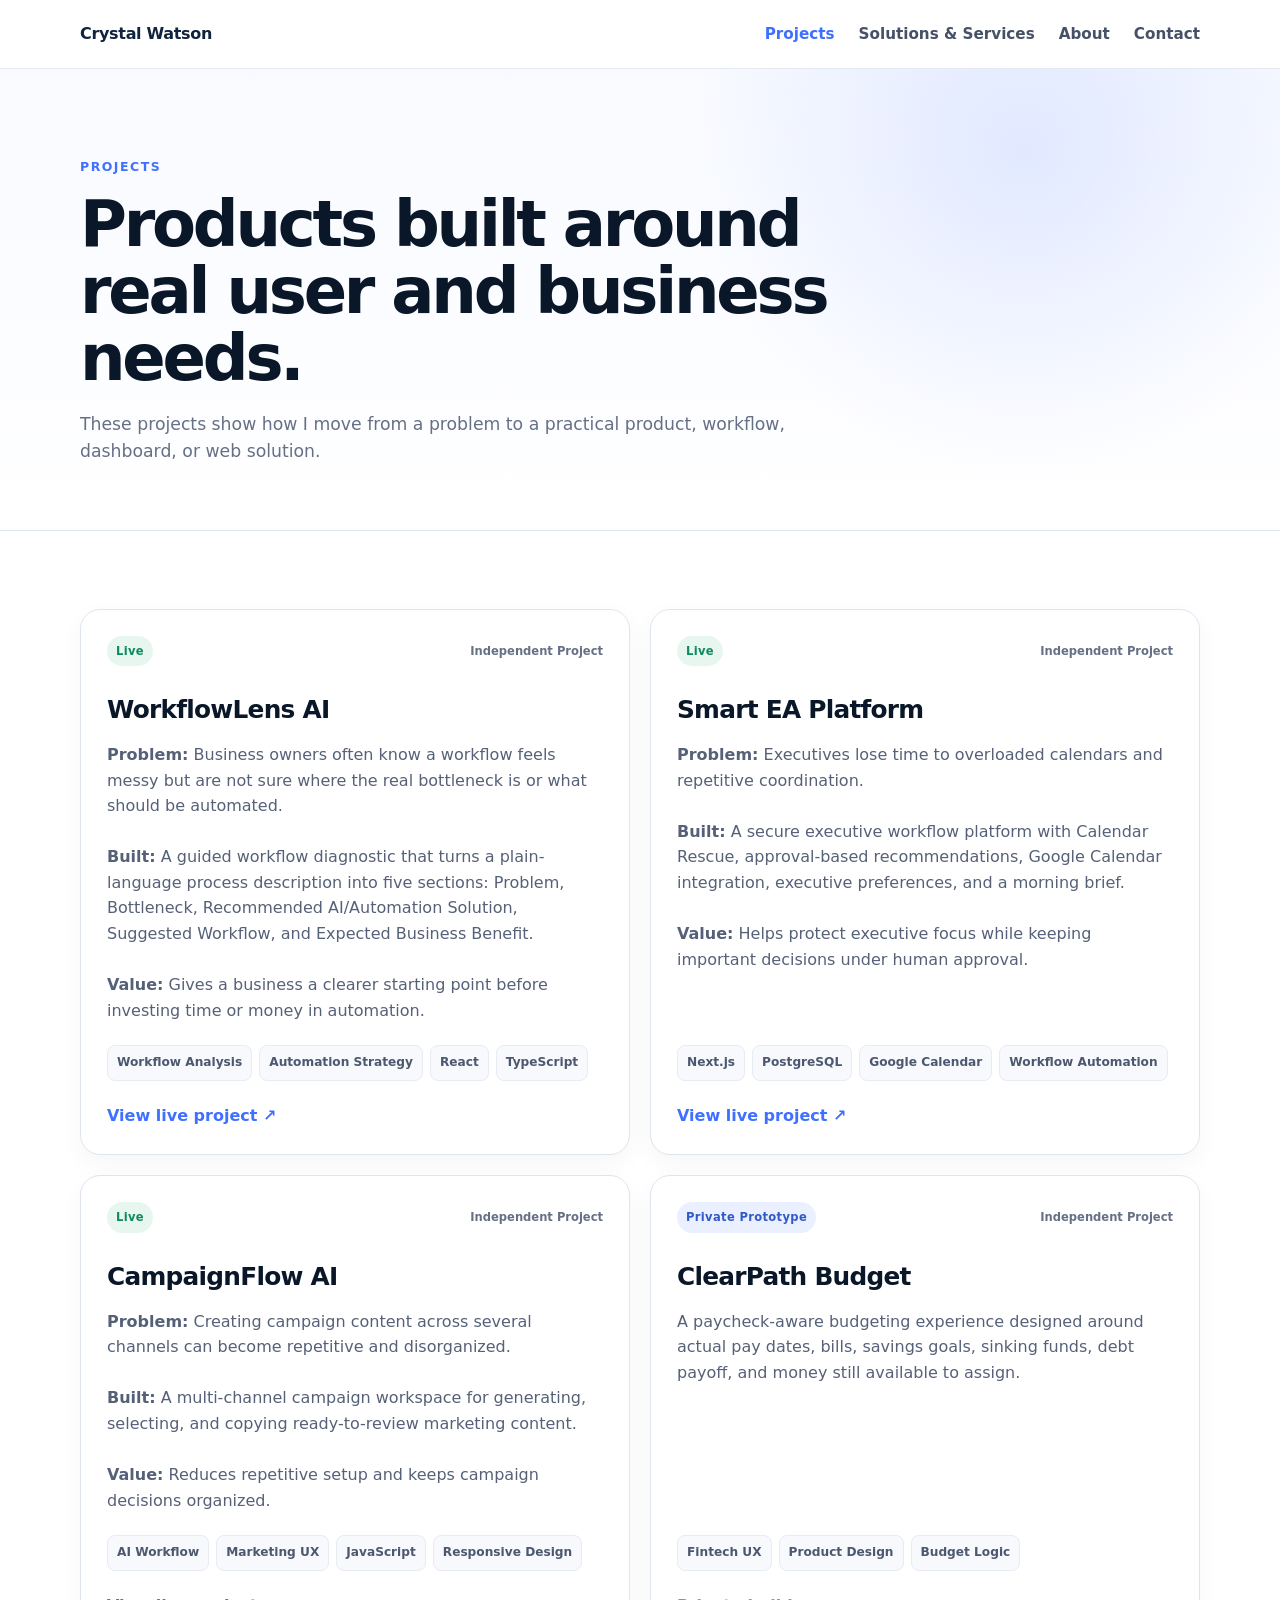
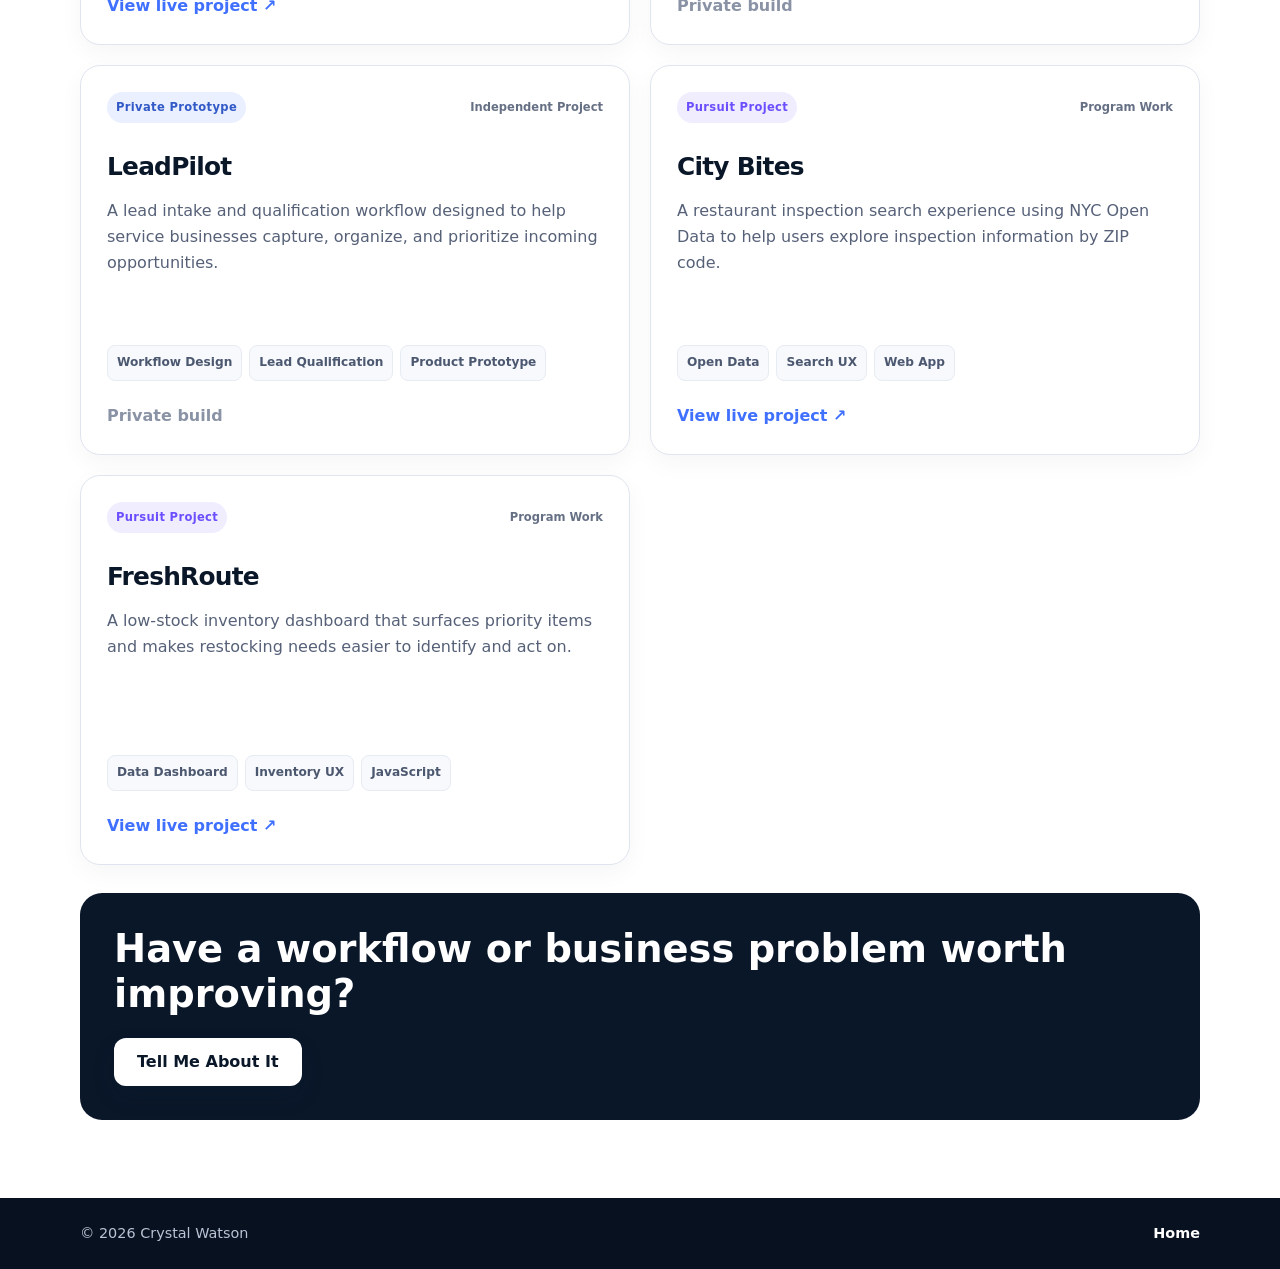
<file: projects.html>
<!DOCTYPE html>
<html lang="en">
<head>
  <meta charset="UTF-8">
  <meta name="viewport" content="width=device-width, initial-scale=1.0">
  <meta name="description" content="Explore Crystal Watson's AI, automation, dashboard, and web projects.">
  <title>Projects | Crystal Watson</title>
  <link rel="stylesheet" href="style.css">
</head>
<body>
  <header class="site-header">
    <div class="container nav-wrap">
      <a class="logo" href="index.html">Crystal Watson</a>
      <nav aria-label="Primary navigation">
        <a href="projects.html" aria-current="page">Projects</a>
        <a href="services.html">Solutions & Services</a>
        <a href="index.html#about">About</a>
        <a href="index.html#contact">Contact</a>
      </nav>
    </div>
  </header>

  <main>
    <section class="page-hero">
      <div class="container">
        <p class="eyebrow">Projects</p>
        <h1>Products built around real user and business needs.</h1>
        <p>These projects show how I move from a problem to a practical product, workflow, dashboard, or web solution.</p>
      </div>
    </section>

    <section class="section">
      <div class="container">
        <div class="project-library">
          <article class="project-card">
            <div class="project-topline"><span class="badge badge-live">Live</span><span class="project-type">Independent Project</span></div>
            <h3>WorkflowLens AI</h3>
            <p class="project-summary"><strong>Problem:</strong> Business owners often know a workflow feels messy but are not sure where the real bottleneck is or what should be automated.<br><br><strong>Built:</strong> A guided workflow diagnostic that turns a plain-language process description into five sections: Problem, Bottleneck, Recommended AI/Automation Solution, Suggested Workflow, and Expected Business Benefit.<br><br><strong>Value:</strong> Gives a business a clearer starting point before investing time or money in automation.</p>
            <div class="project-meta"><span>Workflow Analysis</span><span>Automation Strategy</span><span>React</span><span>TypeScript</span></div>
            <a class="text-link" href="https://workflowlens-ai.lovable.app" target="_blank" rel="noopener noreferrer">View live project <span aria-hidden="true">↗</span></a>
          </article>

          <article class="project-card">
            <div class="project-topline"><span class="badge badge-live">Live</span><span class="project-type">Independent Project</span></div>
            <h3>Smart EA Platform</h3>
            <p class="project-summary"><strong>Problem:</strong> Executives lose time to overloaded calendars and repetitive coordination.<br><br><strong>Built:</strong> A secure executive workflow platform with Calendar Rescue, approval-based recommendations, Google Calendar integration, executive preferences, and a morning brief.<br><br><strong>Value:</strong> Helps protect executive focus while keeping important decisions under human approval.</p>
            <div class="project-meta"><span>Next.js</span><span>PostgreSQL</span><span>Google Calendar</span><span>Workflow Automation</span></div>
            <a class="text-link" href="https://smart-ea-platform.vercel.app" target="_blank" rel="noopener noreferrer">View live project <span aria-hidden="true">↗</span></a>
          </article>

          <article class="project-card">
            <div class="project-topline"><span class="badge badge-live">Live</span><span class="project-type">Independent Project</span></div>
            <h3>CampaignFlow AI</h3>
            <p class="project-summary"><strong>Problem:</strong> Creating campaign content across several channels can become repetitive and disorganized.<br><br><strong>Built:</strong> A multi-channel campaign workspace for generating, selecting, and copying ready-to-review marketing content.<br><br><strong>Value:</strong> Reduces repetitive setup and keeps campaign decisions organized.</p>
            <div class="project-meta"><span>AI Workflow</span><span>Marketing UX</span><span>JavaScript</span><span>Responsive Design</span></div>
            <a class="text-link" href="https://campaignflow-ai-phi.vercel.app" target="_blank" rel="noopener noreferrer">View live project <span aria-hidden="true">↗</span></a>
          </article>

          <article class="project-card">
            <div class="project-topline"><span class="badge">Private Prototype</span><span class="project-type">Independent Project</span></div>
            <h3>ClearPath Budget</h3>
            <p class="project-summary">A paycheck-aware budgeting experience designed around actual pay dates, bills, savings goals, sinking funds, debt payoff, and money still available to assign.</p>
            <div class="project-meta"><span>Fintech UX</span><span>Product Design</span><span>Budget Logic</span></div>
            <span class="text-link muted-link">Private build</span>
          </article>

          <article class="project-card">
            <div class="project-topline"><span class="badge">Private Prototype</span><span class="project-type">Independent Project</span></div>
            <h3>LeadPilot</h3>
            <p class="project-summary">A lead intake and qualification workflow designed to help service businesses capture, organize, and prioritize incoming opportunities.</p>
            <div class="project-meta"><span>Workflow Design</span><span>Lead Qualification</span><span>Product Prototype</span></div>
            <span class="text-link muted-link">Private build</span>
          </article>

          <article class="project-card">
            <div class="project-topline"><span class="badge badge-program">Pursuit Project</span><span class="project-type">Program Work</span></div>
            <h3>City Bites</h3>
            <p class="project-summary">A restaurant inspection search experience using NYC Open Data to help users explore inspection information by ZIP code.</p>
            <div class="project-meta"><span>Open Data</span><span>Search UX</span><span>Web App</span></div>
            <a class="text-link" href="https://city-bites-blue.vercel.app" target="_blank" rel="noopener noreferrer">View live project <span aria-hidden="true">↗</span></a>
          </article>

          <article class="project-card">
            <div class="project-topline"><span class="badge badge-program">Pursuit Project</span><span class="project-type">Program Work</span></div>
            <h3>FreshRoute</h3>
            <p class="project-summary">A low-stock inventory dashboard that surfaces priority items and makes restocking needs easier to identify and act on.</p>
            <div class="project-meta"><span>Data Dashboard</span><span>Inventory UX</span><span>JavaScript</span></div>
            <a class="text-link" href="https://freshroute-low-stock-tool.vercel.app" target="_blank" rel="noopener noreferrer">View live project <span aria-hidden="true">↗</span></a>
          </article>
        </div>

        <div class="page-bottom-cta">
          <h2>Have a workflow or business problem worth improving?</h2>
          <a class="btn btn-primary" href="index.html#contact">Tell Me About It</a>
        </div>
      </div>
    </section>
  </main>

  <footer>
    <div class="container footer-wrap">
      <p>© <span id="year">2026</span> Crystal Watson</p>
      <a href="index.html">Home</a>
    </div>
  </footer>
  <script src="script.js"></script>
</body>
</html>
</file>
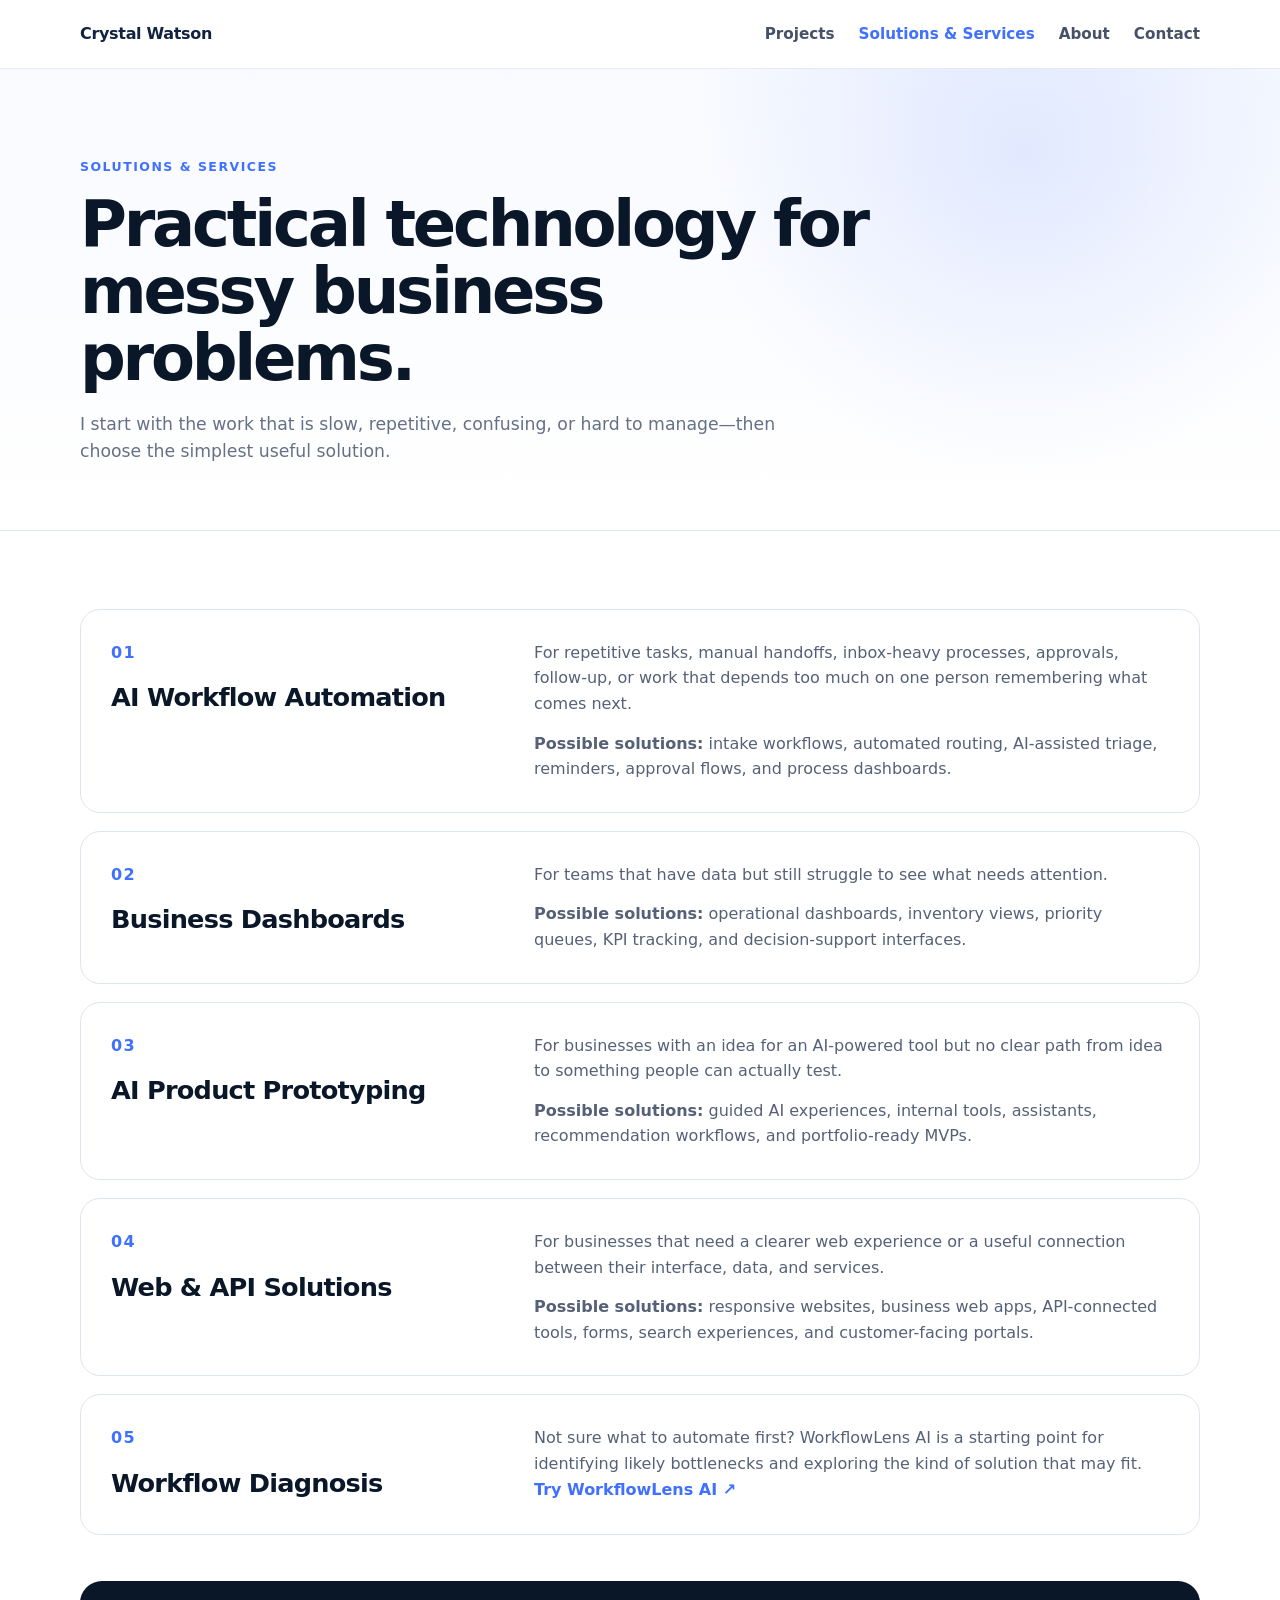
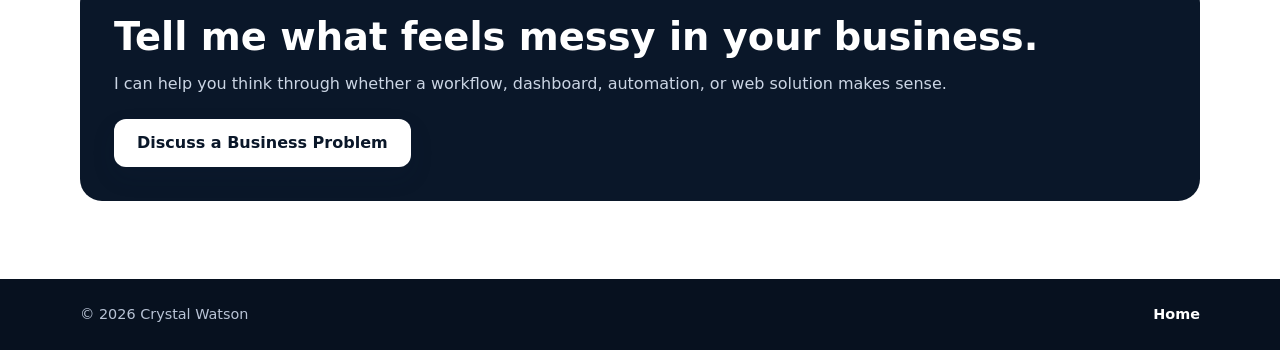
<file: services.html>
<!DOCTYPE html>
<html lang="en">
<head>
  <meta charset="UTF-8">
  <meta name="viewport" content="width=device-width, initial-scale=1.0">
  <meta name="description" content="AI workflow automation, dashboards, AI product prototyping, and web solutions for businesses.">
  <title>Solutions & Services | Crystal Watson</title>
  <link rel="stylesheet" href="style.css">
</head>
<body>
  <header class="site-header">
    <div class="container nav-wrap">
      <a class="logo" href="index.html">Crystal Watson</a>
      <nav aria-label="Primary navigation">
        <a href="projects.html">Projects</a>
        <a href="services.html" aria-current="page">Solutions & Services</a>
        <a href="index.html#about">About</a>
        <a href="index.html#contact">Contact</a>
      </nav>
    </div>
  </header>

  <main>
    <section class="page-hero">
      <div class="container">
        <p class="eyebrow">Solutions & Services</p>
        <h1>Practical technology for messy business problems.</h1>
        <p>I start with the work that is slow, repetitive, confusing, or hard to manage—then choose the simplest useful solution.</p>
      </div>
    </section>

    <section class="section">
      <div class="container service-library">
        <article class="service-detail">
          <div><span class="service-number">01</span><h2>AI Workflow Automation</h2></div>
          <div><p>For repetitive tasks, manual handoffs, inbox-heavy processes, approvals, follow-up, or work that depends too much on one person remembering what comes next.</p><p><strong>Possible solutions:</strong> intake workflows, automated routing, AI-assisted triage, reminders, approval flows, and process dashboards.</p></div>
        </article>

        <article class="service-detail">
          <div><span class="service-number">02</span><h2>Business Dashboards</h2></div>
          <div><p>For teams that have data but still struggle to see what needs attention.</p><p><strong>Possible solutions:</strong> operational dashboards, inventory views, priority queues, KPI tracking, and decision-support interfaces.</p></div>
        </article>

        <article class="service-detail">
          <div><span class="service-number">03</span><h2>AI Product Prototyping</h2></div>
          <div><p>For businesses with an idea for an AI-powered tool but no clear path from idea to something people can actually test.</p><p><strong>Possible solutions:</strong> guided AI experiences, internal tools, assistants, recommendation workflows, and portfolio-ready MVPs.</p></div>
        </article>

        <article class="service-detail">
          <div><span class="service-number">04</span><h2>Web & API Solutions</h2></div>
          <div><p>For businesses that need a clearer web experience or a useful connection between their interface, data, and services.</p><p><strong>Possible solutions:</strong> responsive websites, business web apps, API-connected tools, forms, search experiences, and customer-facing portals.</p></div>
        </article>

        <article class="service-detail">
          <div><span class="service-number">05</span><h2>Workflow Diagnosis</h2></div>
          <div><p>Not sure what to automate first? WorkflowLens AI is a starting point for identifying likely bottlenecks and exploring the kind of solution that may fit.</p><a class="text-link" href="https://workflowlens-ai.lovable.app" target="_blank" rel="noopener noreferrer">Try WorkflowLens AI <span aria-hidden="true">↗</span></a></div>
        </article>

        <div class="page-bottom-cta">
          <h2>Tell me what feels messy in your business.</h2>
          <p>I can help you think through whether a workflow, dashboard, automation, or web solution makes sense.</p>
          <a class="btn btn-primary" href="index.html#contact">Discuss a Business Problem</a>
        </div>
      </div>
    </section>
  </main>

  <footer>
    <div class="container footer-wrap">
      <p>© <span id="year">2026</span> Crystal Watson</p>
      <a href="index.html">Home</a>
    </div>
  </footer>
  <script src="script.js"></script>
</body>
</html>
</file>
<file: style.css>
:root {
  --navy: #10233f;
  --navy-deep: #0a1729;
  --blue: #3f70ff;
  --blue-soft: #eaf0ff;
  --ink: #172033;
  --muted: #667085;
  --line: #dfe5ee;
  --surface: #ffffff;
  --surface-soft: #f7f9fc;
  --success: #0f8a5f;
  --program: #6b4eff;
  --shadow: 0 18px 45px rgba(16, 35, 63, 0.08);
}

* {
  box-sizing: border-box;
  margin: 0;
  padding: 0;
}

html {
  scroll-behavior: smooth;
}

body {
  font-family: Inter, ui-sans-serif, system-ui, -apple-system, BlinkMacSystemFont, "Segoe UI", sans-serif;
  color: var(--ink);
  background: var(--surface);
  line-height: 1.6;
  -webkit-font-smoothing: antialiased;
}

img {
  max-width: 100%;
  display: block;
}

a {
  color: inherit;
}

.container {
  width: min(1120px, 90%);
  margin: 0 auto;
}

.site-header {
  position: sticky;
  top: 0;
  z-index: 1000;
  background: rgba(255, 255, 255, 0.94);
  border-bottom: 1px solid rgba(223, 229, 238, 0.8);
  backdrop-filter: blur(14px);
}

.nav-wrap {
  min-height: 68px;
  display: flex;
  align-items: center;
  justify-content: space-between;
  gap: 24px;
}

.logo {
  text-decoration: none;
  font-weight: 800;
  letter-spacing: -0.02em;
  color: var(--navy);
}

nav {
  display: flex;
  align-items: center;
  gap: 24px;
}

nav a {
  text-decoration: none;
  color: #465168;
  font-weight: 650;
  font-size: 0.95rem;
}

nav a:hover,
nav a:focus-visible {
  color: var(--blue);
}

.hero {
  background:
    radial-gradient(circle at 78% 20%, rgba(63, 112, 255, 0.14), transparent 32%),
    linear-gradient(180deg, #f8faff 0%, #ffffff 100%);
  border-bottom: 1px solid var(--line);
  padding: 76px 0 0;
}

.hero-grid {
  display: grid;
  grid-template-columns: minmax(0, 1.45fr) minmax(260px, 0.55fr);
  gap: 64px;
  align-items: center;
  padding-bottom: 58px;
}

.eyebrow {
  color: var(--blue);
  font-size: 0.78rem;
  font-weight: 800;
  letter-spacing: 0.12em;
  text-transform: uppercase;
  margin-bottom: 14px;
}

.hero h1 {
  max-width: 780px;
  color: var(--navy-deep);
  font-size: clamp(2.6rem, 5vw, 4.9rem);
  line-height: 1.04;
  letter-spacing: -0.055em;
  margin-bottom: 22px;
}

.hero-text {
  max-width: 720px;
  color: #4c5870;
  font-size: clamp(1.05rem, 1.8vw, 1.25rem);
  line-height: 1.7;
}

.hero-actions,
.contact-actions {
  display: flex;
  flex-wrap: wrap;
  gap: 12px;
  margin-top: 30px;
}

.btn {
  display: inline-flex;
  align-items: center;
  justify-content: center;
  min-height: 48px;
  padding: 0 22px;
  border-radius: 12px;
  text-decoration: none;
  font-weight: 800;
  border: 1px solid transparent;
  transition: transform 160ms ease, box-shadow 160ms ease, background 160ms ease;
}

.btn:hover {
  transform: translateY(-2px);
}

.btn-primary {
  background: var(--navy);
  color: white;
  box-shadow: 0 10px 22px rgba(16, 35, 63, 0.15);
}

.btn-primary:hover {
  background: var(--navy-deep);
}

.btn-secondary {
  background: white;
  color: var(--navy);
  border-color: var(--line);
}

.btn-secondary:hover {
  box-shadow: 0 10px 22px rgba(16, 35, 63, 0.08);
}

.portrait-wrap {
  justify-self: end;
  width: min(100%, 310px);
  background: white;
  padding: 14px;
  border: 1px solid var(--line);
  border-radius: 28px;
  box-shadow: var(--shadow);
}

.profile-pic {
  width: 100%;
  aspect-ratio: 1 / 1;
  object-fit: cover;
  border-radius: 20px;
}

.portrait-note {
  display: flex;
  flex-direction: column;
  gap: 2px;
  padding: 16px 8px 8px;
}

.portrait-note strong {
  color: var(--navy);
  font-size: 1.04rem;
}

.portrait-note span {
  color: var(--muted);
  font-size: 0.9rem;
}

.proof-strip {
  display: grid;
  grid-template-columns: 0.8fr 0.8fr 1.4fr;
  border-top: 1px solid var(--line);
}

.proof-strip > div {
  padding: 24px 26px;
  display: flex;
  flex-direction: column;
  gap: 2px;
  border-right: 1px solid var(--line);
}

.proof-strip > div:last-child {
  border-right: 0;
}

.proof-strip strong {
  color: var(--navy);
  font-size: 1.25rem;
}

.proof-strip span {
  color: var(--muted);
  font-size: 0.88rem;
}

.section {
  padding: 78px 0;
}

.section-heading {
  max-width: 760px;
  margin-bottom: 34px;
}

.section-heading h2,
.about-grid h2,
.contact-card h2 {
  color: var(--navy-deep);
  font-size: clamp(2rem, 3.6vw, 3.15rem);
  letter-spacing: -0.04em;
  line-height: 1.12;
}

.section-heading > p:last-child {
  color: var(--muted);
  margin-top: 14px;
  font-size: 1.03rem;
}

.featured-grid {
  display: grid;
  grid-template-columns: repeat(3, minmax(0, 1fr));
  gap: 20px;
}

.project-card,
.compact-card,
.program-card,
.capability-grid article {
  border: 1px solid var(--line);
  background: white;
  border-radius: 20px;
}

.project-card {
  padding: 26px;
  display: flex;
  flex-direction: column;
  min-height: 360px;
  box-shadow: 0 8px 24px rgba(16, 35, 63, 0.04);
  transition: transform 180ms ease, box-shadow 180ms ease, border-color 180ms ease;
}

.project-card:hover {
  transform: translateY(-4px);
  box-shadow: var(--shadow);
  border-color: #c9d5e8;
}

.project-topline {
  display: flex;
  justify-content: space-between;
  align-items: center;
  gap: 10px;
  flex-wrap: wrap;
  margin-bottom: 24px;
}

.badge,
.compact-status {
  display: inline-flex;
  align-items: center;
  width: fit-content;
  padding: 6px 9px;
  border-radius: 999px;
  background: var(--blue-soft);
  color: #3159c7;
  font-size: 0.72rem;
  font-weight: 800;
  letter-spacing: 0.03em;
}

.badge-live {
  background: #e7f7f0;
  color: var(--success);
}

.badge-program {
  background: #f0edff;
  color: var(--program);
}

.project-type {
  color: var(--muted);
  font-size: 0.72rem;
  font-weight: 700;
}

.project-card h3,
.program-card h3 {
  color: var(--navy-deep);
  font-size: 1.55rem;
  letter-spacing: -0.03em;
  margin-bottom: 12px;
}

.project-summary {
  color: #566178;
  flex: 1;
}

.project-meta {
  display: flex;
  flex-wrap: wrap;
  gap: 7px;
  margin: 22px 0;
}

.project-meta span,
.skills span {
  padding: 7px 9px;
  border-radius: 8px;
  background: var(--surface-soft);
  border: 1px solid #e7ebf2;
  color: #4c5870;
  font-size: 0.76rem;
  font-weight: 750;
}

.text-link {
  width: fit-content;
  color: var(--blue);
  text-decoration: none;
  font-weight: 800;
}

.text-link:hover {
  text-decoration: underline;
  text-underline-offset: 4px;
}

.muted-link {
  color: #8a93a5;
}

.subsection-heading {
  margin: 54px 0 20px;
}

.subsection-heading h3 {
  color: var(--navy-deep);
  font-size: 1.55rem;
  letter-spacing: -0.025em;
}

.compact-grid {
  display: grid;
  grid-template-columns: repeat(3, minmax(0, 1fr));
  gap: 16px;
}

.compact-card {
  padding: 22px;
  background: var(--surface-soft);
}

.compact-card h4 {
  color: var(--navy-deep);
  font-size: 1.12rem;
  margin: 16px 0 8px;
}

.compact-card p {
  color: #5d687c;
  font-size: 0.93rem;
}

.program-section {
  background: var(--surface-soft);
  border-top: 1px solid var(--line);
  border-bottom: 1px solid var(--line);
}

.compact-heading {
  max-width: 700px;
}

.program-grid {
  display: grid;
  grid-template-columns: repeat(2, minmax(0, 1fr));
  gap: 18px;
}

.program-card {
  min-height: 230px;
  padding: 26px;
  display: flex;
  flex-direction: column;
  justify-content: space-between;
  gap: 24px;
}

.program-card h3 {
  margin-top: 18px;
}

.program-card p {
  color: #5d687c;
}

.capability-grid {
  display: grid;
  grid-template-columns: repeat(4, minmax(0, 1fr));
  gap: 16px;
}

.capability-grid article {
  padding: 22px;
}

.capability-grid h3 {
  color: var(--navy-deep);
  font-size: 1.05rem;
  margin-bottom: 8px;
}

.capability-grid p {
  color: var(--muted);
  font-size: 0.9rem;
}

.skills {
  display: flex;
  flex-wrap: wrap;
  gap: 8px;
  margin-top: 28px;
}

.skills span {
  background: white;
}

.about-section {
  background: var(--navy-deep);
  color: white;
}

.about-section .eyebrow {
  color: #8da8ff;
}

.about-grid {
  display: grid;
  grid-template-columns: 0.9fr 1.1fr;
  gap: 70px;
  align-items: start;
}

.about-grid h2 {
  color: white;
}

.about-copy {
  color: #cbd5e4;
  font-size: 1.06rem;
}

.about-copy p + p {
  margin-top: 18px;
}

.contact-section {
  padding: 72px 0;
  background: white;
}

.contact-card {
  display: grid;
  grid-template-columns: 1.35fr 0.65fr;
  gap: 42px;
  align-items: center;
  padding: 38px;
  border-radius: 24px;
  border: 1px solid var(--line);
  background: linear-gradient(135deg, #f8faff 0%, #ffffff 65%);
  box-shadow: var(--shadow);
}

.contact-card h2 {
  font-size: clamp(1.85rem, 3vw, 2.7rem);
}

.contact-card p:not(.eyebrow) {
  color: var(--muted);
  margin-top: 14px;
}

.contact-actions {
  margin-top: 0;
  flex-direction: column;
  align-items: stretch;
}

footer {
  background: #07111f;
  color: #b8c3d5;
  padding: 24px 0;
}

.footer-wrap {
  display: flex;
  justify-content: space-between;
  align-items: center;
  gap: 20px;
  font-size: 0.9rem;
}

.footer-wrap a {
  color: white;
  text-decoration: none;
  font-weight: 700;
}

:focus-visible {
  outline: 3px solid rgba(63, 112, 255, 0.38);
  outline-offset: 3px;
}

@media (max-width: 920px) {
  .hero-grid,
  .about-grid,
  .contact-card {
    grid-template-columns: 1fr;
  }

  .portrait-wrap {
    justify-self: start;
    width: 260px;
  }

  .featured-grid,
  .compact-grid {
    grid-template-columns: repeat(2, minmax(0, 1fr));
  }

  .featured-grid .project-card:last-child,
  .compact-grid .compact-card:last-child {
    grid-column: 1 / -1;
  }

  .capability-grid {
    grid-template-columns: repeat(2, minmax(0, 1fr));
  }

  .contact-actions {
    flex-direction: row;
  }
}

@media (max-width: 680px) {
  .container {
    width: min(92%, 1120px);
  }

  .nav-wrap {
    min-height: auto;
    padding: 14px 0;
    align-items: flex-start;
    flex-direction: column;
    gap: 10px;
  }

  nav {
    width: 100%;
    gap: 16px;
    overflow-x: auto;
    padding-bottom: 2px;
  }

  nav a {
    white-space: nowrap;
    font-size: 0.88rem;
  }

  .hero {
    padding-top: 54px;
  }

  .hero-grid {
    gap: 38px;
    padding-bottom: 42px;
  }

  .hero h1 {
    font-size: clamp(2.35rem, 12vw, 3.4rem);
  }

  .portrait-wrap {
    width: min(100%, 250px);
  }

  .proof-strip {
    grid-template-columns: 1fr;
  }

  .proof-strip > div {
    border-right: 0;
    border-bottom: 1px solid var(--line);
    padding: 18px 4px;
  }

  .proof-strip > div:last-child {
    border-bottom: 0;
  }

  .section {
    padding: 62px 0;
  }

  .featured-grid,
  .compact-grid,
  .program-grid,
  .capability-grid {
    grid-template-columns: 1fr;
  }

  .featured-grid .project-card:last-child,
  .compact-grid .compact-card:last-child {
    grid-column: auto;
  }

  .project-card {
    min-height: auto;
  }

  .about-grid {
    gap: 28px;
  }

  .contact-card {
    padding: 26px;
  }

  .contact-actions,
  .hero-actions {
    flex-direction: column;
    align-items: stretch;
  }

  .footer-wrap {
    align-items: flex-start;
    flex-direction: column;
  }
}

@media (prefers-reduced-motion: reduce) {
  *,
  *::before,
  *::after {
    scroll-behavior: auto !important;
    transition: none !important;
  }
}


/* Portfolio page structure */
nav a[aria-current="page"] {
  color: var(--blue);
}

.section-cta {
  margin-top: 30px;
}

.page-hero {
  padding: 88px 0 64px;
  background:
    radial-gradient(circle at 80% 18%, rgba(63, 112, 255, 0.13), transparent 30%),
    linear-gradient(180deg, #f8faff 0%, #ffffff 100%);
  border-bottom: 1px solid var(--line);
}

.page-hero h1 {
  max-width: 850px;
  color: var(--navy-deep);
  font-size: clamp(2.5rem, 5vw, 4.6rem);
  line-height: 1.05;
  letter-spacing: -0.05em;
}

.page-hero p:last-child {
  max-width: 760px;
  margin-top: 18px;
  color: var(--muted);
  font-size: 1.08rem;
}

.project-library {
  display: grid;
  grid-template-columns: repeat(2, minmax(0, 1fr));
  gap: 20px;
}

.project-library .project-card {
  min-height: 390px;
}

.service-library {
  display: grid;
  gap: 18px;
}

.service-detail {
  display: grid;
  grid-template-columns: minmax(220px, 0.75fr) minmax(0, 1.25fr);
  gap: 42px;
  padding: 30px;
  border: 1px solid var(--line);
  border-radius: 20px;
  background: white;
}

.service-number {
  display: inline-block;
  margin-bottom: 12px;
  color: var(--blue);
  font-weight: 800;
  letter-spacing: 0.08em;
}

.service-detail h2 {
  color: var(--navy-deep);
  font-size: 1.6rem;
  letter-spacing: -0.03em;
}

.service-detail p {
  color: #566178;
}

.service-detail p + p,
.service-detail p + .text-link {
  margin-top: 14px;
}

.page-bottom-cta {
  margin-top: 28px;
  padding: 34px;
  border-radius: 22px;
  background: var(--navy-deep);
  color: white;
}

.page-bottom-cta h2 {
  font-size: clamp(1.7rem, 3vw, 2.4rem);
  line-height: 1.15;
}

.page-bottom-cta p {
  margin-top: 12px;
  color: #cbd5e4;
}

.page-bottom-cta .btn {
  margin-top: 22px;
  background: white;
  color: var(--navy-deep);
}

/* Secure contact form */
.contact-form {
  display: grid;
  gap: 14px;
}

.form-grid {
  display: grid;
  grid-template-columns: repeat(2, minmax(0, 1fr));
  gap: 14px;
}

.form-field {
  display: grid;
  gap: 6px;
}

.form-field.full {
  grid-column: 1 / -1;
}

.form-field label {
  color: var(--navy-deep);
  font-size: 0.86rem;
  font-weight: 750;
}

.form-field input,
.form-field select,
.form-field textarea {
  width: 100%;
  border: 1px solid var(--line);
  border-radius: 10px;
  background: #fff;
  color: var(--ink);
  font: inherit;
  padding: 11px 12px;
}

.form-field textarea {
  min-height: 120px;
  resize: vertical;
}

.form-field input:focus,
.form-field select:focus,
.form-field textarea:focus {
  outline: 3px solid rgba(63, 112, 255, 0.18);
  border-color: var(--blue);
}

.form-note,
.form-status {
  color: var(--muted);
  font-size: 0.82rem;
}

.form-status {
  min-height: 1.2em;
}

.hp-field {
  position: absolute;
  left: -9999px;
  width: 1px;
  height: 1px;
  overflow: hidden;
}

@media (max-width: 920px) {
  .project-library,
  .service-detail {
    grid-template-columns: 1fr;
  }
}

@media (max-width: 680px) {
  .form-grid {
    grid-template-columns: 1fr;
  }

  .page-hero {
    padding: 62px 0 46px;
  }

  .project-library {
    grid-template-columns: 1fr;
  }

  .service-detail,
  .page-bottom-cta {
    padding: 24px;
  }
}
</file>
